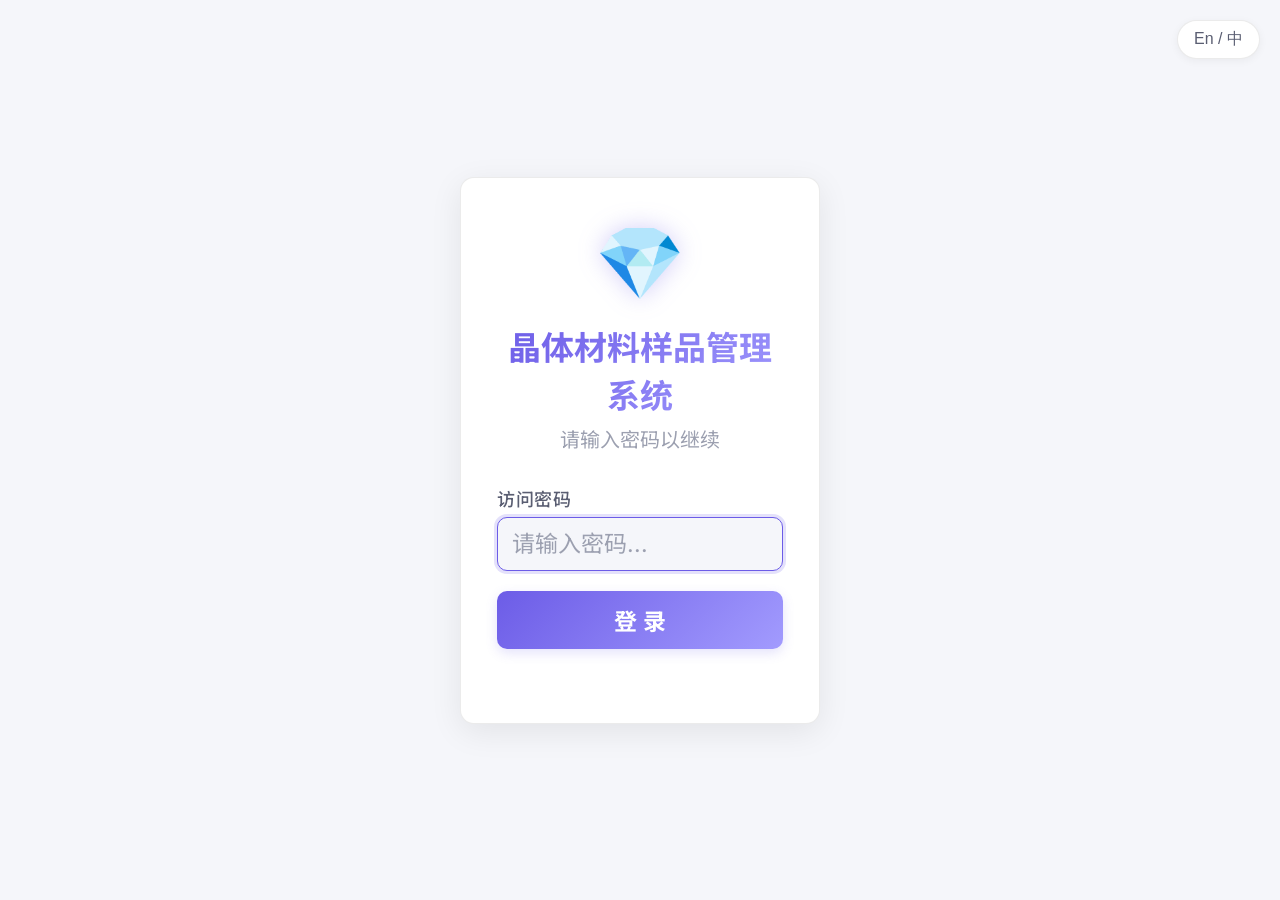
<file: templates/login.html>
<!DOCTYPE html>
<html lang="zh-CN">
<head>
    <meta charset="UTF-8">
    <meta name="viewport" content="width=device-width, initial-scale=1.0">
    <title>登录 - 晶体材料样品管理系统</title>
    <link rel="stylesheet" href="/static/fonts/fonts.css">
    <style>
        :root {
            --bg-primary: #f5f6fa;
            --bg-card: #ffffff;
            --border-color: rgba(0, 0, 0, 0.08);
            --text-primary: #1a1d2e;
            --text-secondary: #5a5e72;
            --text-muted: #9ca0b0;
            --accent: #6c5ce7;
            --accent-glow: rgba(108, 92, 231, 0.18);
            --danger: #e74c3c;
            --gradient-1: linear-gradient(135deg, #6c5ce7, #a29bfe);
            --radius-md: 10px;
            --radius-lg: 14px;
            --font-family: 'Inter', 'Noto Sans SC', -apple-system, sans-serif;
        }

        * { margin: 0; padding: 0; box-sizing: border-box; }

        body {
            font-family: var(--font-family);
            background: var(--bg-primary);
            color: var(--text-primary);
            height: 100vh;
            display: flex;
            align-items: center;
            justify-content: center;
            -webkit-font-smoothing: antialiased;
        }

        .login-container {
            width: 100%;
            max-width: 400px;
            padding: 0 20px;
        }

        .login-card {
            background: var(--bg-card);
            border: 1px solid var(--border-color);
            border-radius: var(--radius-lg);
            padding: 40px 36px;
            box-shadow: 0 8px 32px rgba(0, 0, 0, 0.08);
            animation: slideUp 0.5s ease;
        }

        @keyframes slideUp {
            from { opacity: 0; transform: translateY(20px); }
            to { opacity: 1; transform: translateY(0); }
        }

        .login-header {
            text-align: center;
            margin-bottom: 32px;
        }

        .login-icon {
            font-size: 72px;
            display: block;
            margin-bottom: 16px;
            filter: drop-shadow(0 0 12px rgba(108, 92, 231, 0.3));
            animation: float 3s ease-in-out infinite;
        }

        @keyframes float {
            0%, 100% { transform: translateY(0); }
            50% { transform: translateY(-8px); }
        }

        .login-header h1 {
            font-size: 33px;
            font-weight: 600;
            background: var(--gradient-1);
            -webkit-background-clip: text;
            -webkit-text-fill-color: transparent;
            background-clip: text;
            margin-bottom: 6px;
        }

        .login-header p {
            font-size: 20px;
            color: var(--text-muted);
        }

        .form-group {
            margin-bottom: 20px;
        }

        .form-group label {
            display: block;
            font-size: 18px;
            font-weight: 500;
            color: var(--text-secondary);
            text-transform: uppercase;
            letter-spacing: 0.5px;
            margin-bottom: 6px;
        }

        .form-group input {
            width: 100%;
            padding: 12px 14px;
            background: var(--bg-primary);
            border: 1px solid var(--border-color);
            border-radius: var(--radius-md);
            color: var(--text-primary);
            font-family: var(--font-family);
            font-size: 23px;
            outline: none;
            transition: all 0.2s ease;
        }

        .form-group input:focus {
            border-color: var(--accent);
            box-shadow: 0 0 0 3px var(--accent-glow);
        }

        .form-group input::placeholder {
            color: var(--text-muted);
        }

        .login-btn {
            width: 100%;
            padding: 12px;
            background: var(--gradient-1);
            border: none;
            border-radius: var(--radius-md);
            color: white;
            font-family: var(--font-family);
            font-size: 23px;
            font-weight: 600;
            cursor: pointer;
            transition: all 0.2s ease;
            box-shadow: 0 4px 12px var(--accent-glow);
        }

        .login-btn:hover {
            transform: translateY(-2px);
            box-shadow: 0 6px 20px var(--accent-glow);
        }

        .login-btn:active {
            transform: translateY(0);
        }

        .login-btn:disabled {
            opacity: 0.6;
            cursor: not-allowed;
            transform: none;
        }

        .error-msg {
            color: var(--danger);
            font-size: 20px;
            text-align: center;
            margin-top: 14px;
            min-height: 20px;
            animation: shake 0.3s ease;
        }

        @keyframes shake {
            0%, 100% { transform: translateX(0); }
            25% { transform: translateX(-6px); }
            75% { transform: translateX(6px); }
        }

        .lang-toggle {
            position: absolute;
            top: 20px;
            right: 20px;
            background: white;
            border: 1px solid var(--border-color);
            padding: 8px 16px;
            border-radius: 20px;
            font-size: 16px;
            font-weight: 500;
            color: var(--text-secondary);
            cursor: pointer;
            transition: all 0.2s ease;
            box-shadow: 0 2px 8px rgba(0,0,0,0.05);
        }

        .lang-toggle:hover {
            color: var(--accent);
            border-color: var(--accent);
            transform: translateY(-1px);
            box-shadow: 0 4px 12px rgba(108, 92, 231, 0.15);
        }
    </style>
</head>
<body>
    <button class="lang-toggle" id="langToggle" onclick="toggleLanguage()">En / 中</button>
    <div class="login-container">
        <div class="login-card">
            <div class="login-header">
                <span class="login-icon">💎</span>
                <h1 id="title_h1">晶体材料样品管理系统</h1>
                <p id="desc_p">请输入密码以继续</p>
            </div>
            <form id="loginForm">
                <div class="form-group">
                    <label for="password" id="label_pass">访问密码</label>
                    <input type="password" id="password" placeholder="请输入密码..." autofocus autocomplete="current-password">
                </div>
                <button type="submit" class="login-btn" id="loginBtn">登 录</button>
                <div class="error-msg" id="errorMsg"></div>
            </form>
        </div>
    </div>

    <script>
        const i18n = {
            zh: {
                title: "登录 - 晶体材料样品管理系统",
                h1: "晶体材料样品管理系统",
                desc: "请输入密码以继续",
                passLabel: "访问密码",
                passPlaceholder: "请输入密码...",
                btnText: "登 录",
                verifying: "验证中...",
                errNetwork: "网络错误，请重试",
                errPass: "密码错误"
            },
            en: {
                title: "Login - Crystal Sample Management",
                h1: "Crystal Sample Management",
                desc: "Please enter your password",
                passLabel: "Access Password",
                passPlaceholder: "Enter password...",
                btnText: "LOGIN",
                verifying: "Verifying...",
                errNetwork: "Network error, please try again",
                errPass: "Incorrect password"
            }
        };

        let currentLang = localStorage.getItem('crystal_lang') || 'zh';

        function updateUI() {
            const t = i18n[currentLang];
            document.title = t.title;
            document.getElementById('title_h1').textContent = t.h1;
            document.getElementById('desc_p').textContent = t.desc;
            document.getElementById('label_pass').textContent = t.passLabel;
            document.getElementById('password').placeholder = t.passPlaceholder;
            const loginBtn = document.getElementById('loginBtn');
            if (loginBtn.disabled) {
                loginBtn.textContent = t.verifying;
            } else {
                loginBtn.textContent = t.btnText;
            }
            // Error messages won't be actively translated if they come from the server unless intercepted, 
            // but we can translate client-side ones.
        }

        function toggleLanguage() {
            currentLang = currentLang === 'zh' ? 'en' : 'zh';
            localStorage.setItem('crystal_lang', currentLang);
            updateUI();
        }

        // Init language UI on load
        updateUI();

        document.getElementById('loginForm').addEventListener('submit', async (e) => {
            e.preventDefault();
            const btn = document.getElementById('loginBtn');
            const errorMsg = document.getElementById('errorMsg');
            const password = document.getElementById('password').value;
            const t = i18n[currentLang];

            btn.disabled = true;
            btn.textContent = t.verifying;
            errorMsg.textContent = '';

            try {
                const resp = await fetch('/api/login', {
                    method: 'POST',
                    headers: { 'Content-Type': 'application/json' },
                    body: JSON.stringify({ password })
                });

                if (resp.ok) {
                    window.location.href = '/';
                } else {
                    const data = await resp.json();
                    errorMsg.textContent = data.error || t.errPass;
                    document.getElementById('password').select();
                }
            } catch (err) {
                errorMsg.textContent = t.errNetwork;
            } finally {
                btn.disabled = false;
                btn.textContent = t.btnText;
            }
        });
    </script>
</body>
</html>
</file>
